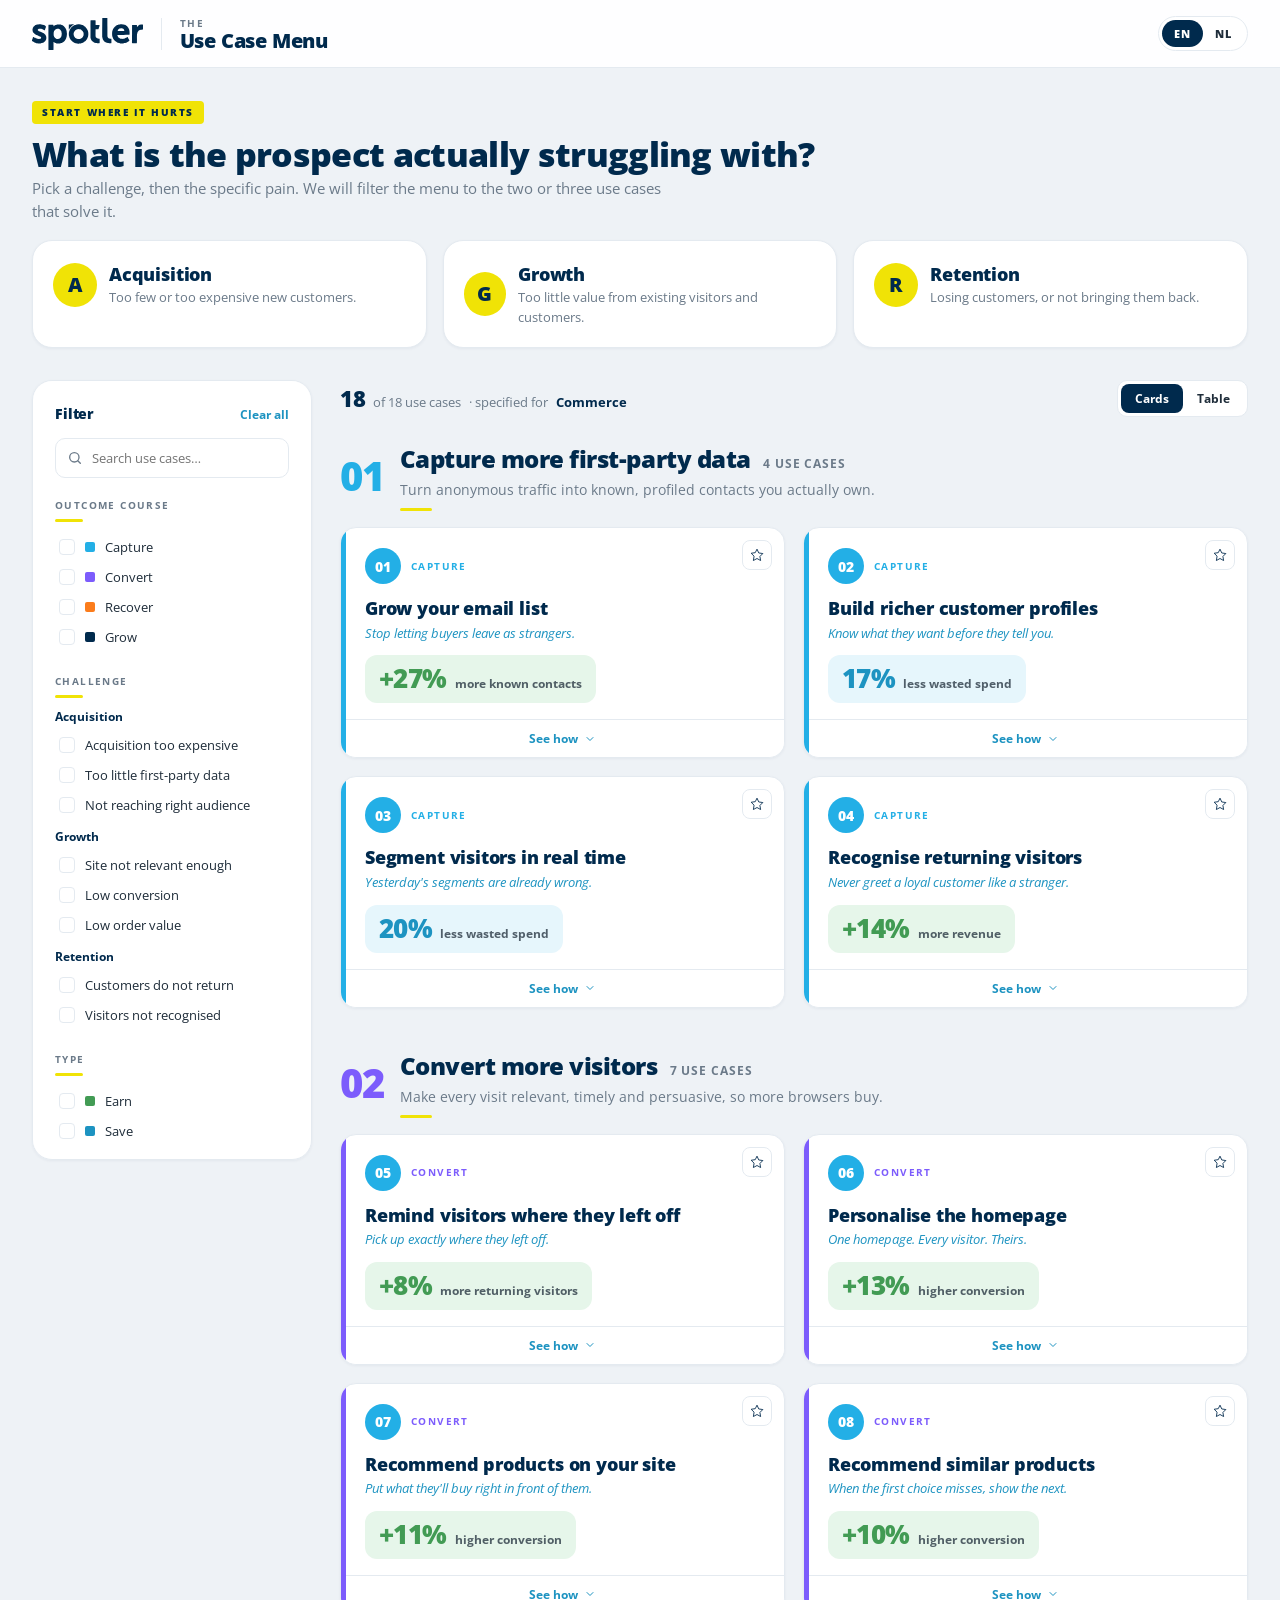
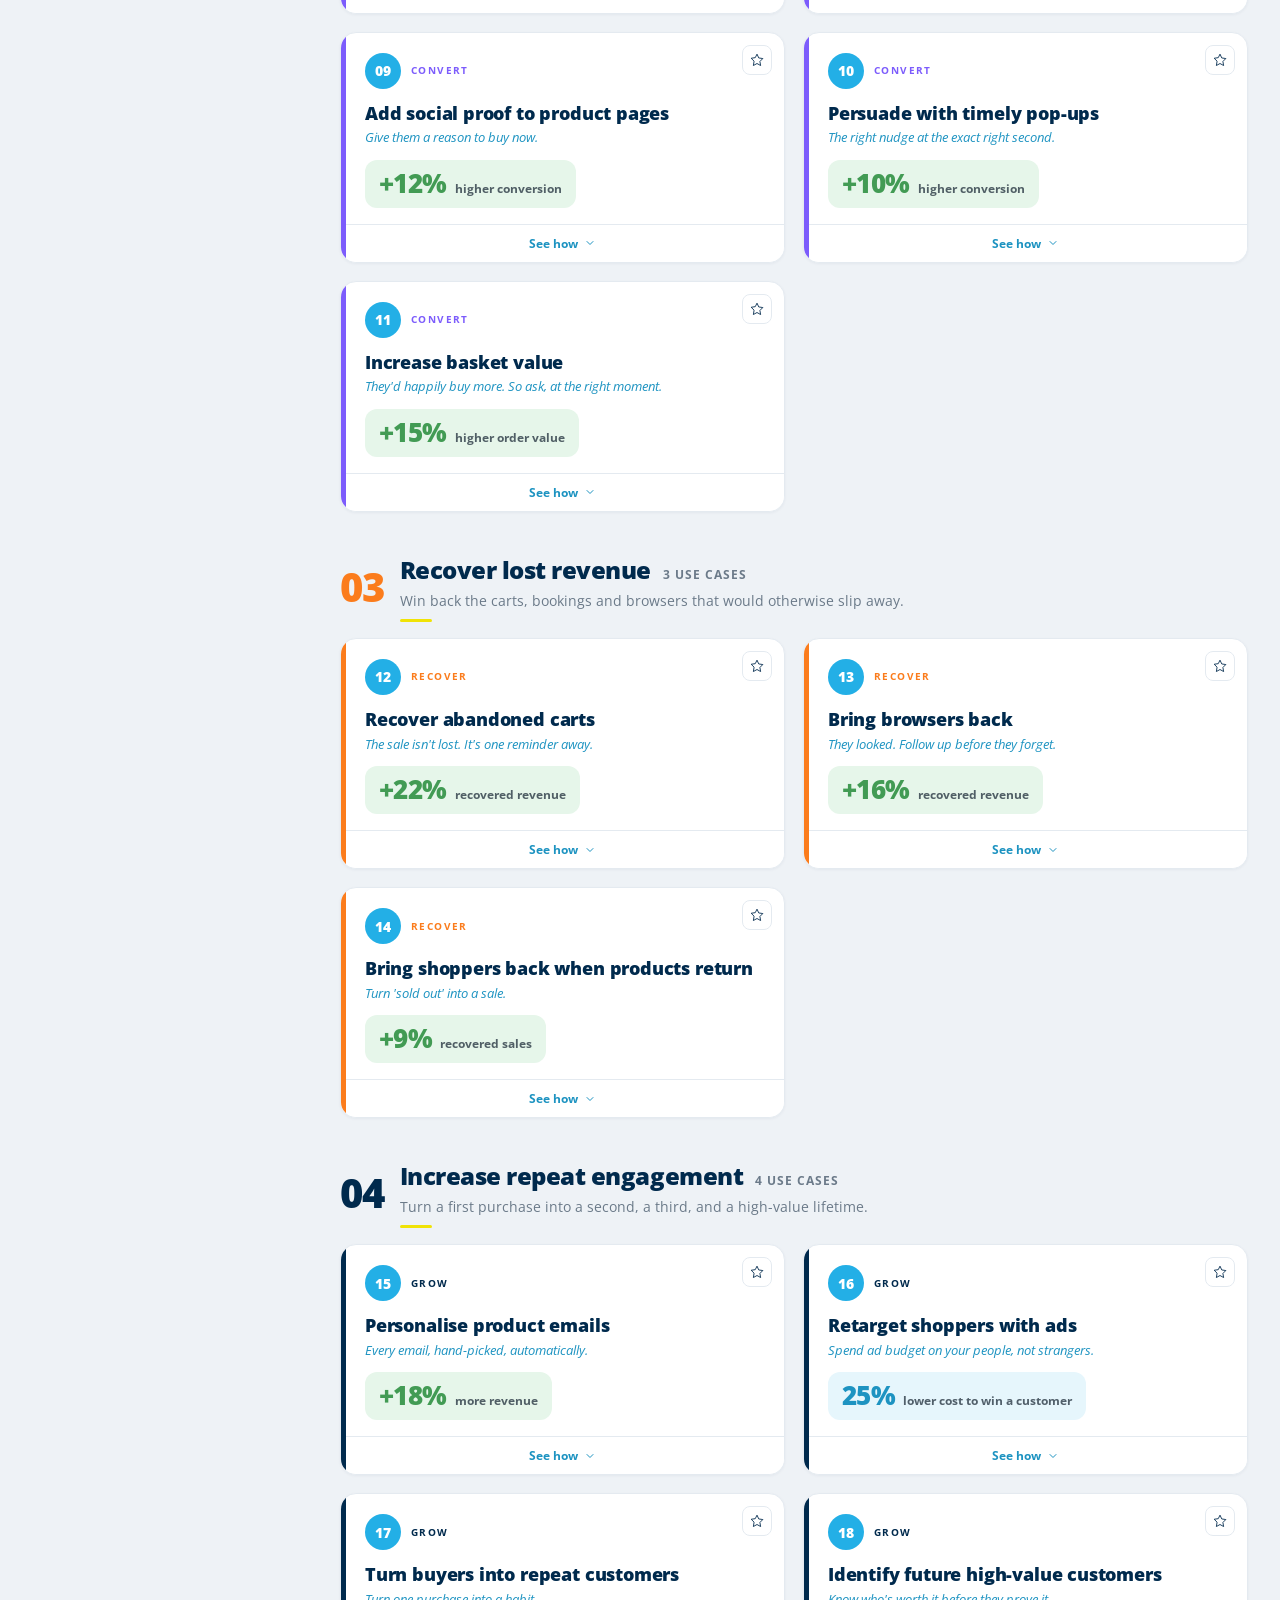
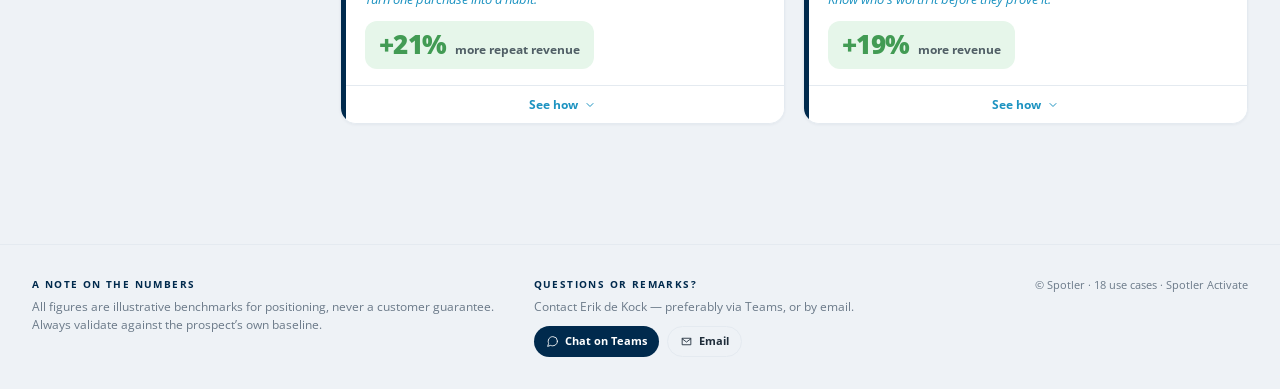
<file: index.html>
<!DOCTYPE html>
<html lang="en">
<head>
<meta charset="utf-8">
<meta name="viewport" content="width=device-width, initial-scale=1">
<title>The Use Case Menu · Spotler Activate</title>
<meta name="description" content="Interactive use case explorer for Spotler Activate — filter by challenge, industry, type and setup, and build a pitch shortlist.">
<link rel="icon" href="assets/spotler-logo.svg" type="image/svg+xml">
<link rel="preconnect" href="https://fonts.googleapis.com">
<link rel="preconnect" href="https://fonts.gstatic.com" crossorigin>
<link href="https://fonts.googleapis.com/css2?family=Open+Sans:ital,wght@0,400;0,600;0,700;0,800;1,600&display=swap" rel="stylesheet">
<link rel="stylesheet" href="app.css">
<style>
  html, body { margin: 0; padding: 0; }
  body { font-family: 'Open Sans', system-ui, -apple-system, Segoe UI, Roboto, sans-serif; color: #1f2d3a; background: #eef2f6; -webkit-font-smoothing: antialiased; }
  *, *::before, *::after { box-sizing: border-box; }
  button { font-family: inherit; }
  ::selection { background: #cfeefb; }
  /* Scrollbar */
  ::-webkit-scrollbar { width: 10px; height: 10px; }
  ::-webkit-scrollbar-thumb { background: #ccdde3; border-radius: 8px; }
  ::-webkit-scrollbar-thumb:hover { background: #a9bcc6; }
  /* Drawer / card animation */
  @keyframes ucm-fade { from { opacity: 0 } to { opacity: 1 } }
  @keyframes ucm-pop { 0% { transform: scale(.9); opacity: 0 } 100% { transform: scale(1); opacity: 1 } }
  @media (prefers-reduced-motion: reduce) { *, *::before, *::after { animation: none !important; transition: none !important; } }
</style>
</head>
<body>
<div id="root"></div>

<script src="vendor/react.production.min.js"></script>
<script src="vendor/react-dom.production.min.js"></script>
<script src="uc-mockups.js"></script>
<script src="strings_nl.js"></script>
<script src="use_cases.js"></script>
<script src="app.js"></script>
</body>
</html>
</file>
<file: app.css>
/* app.css — Shopler fashion brand + Spotler Activate overlay
   UC02 Profile Enrichment demo styles.
   Loaded by shopler.html; does not affect the main Use Case Menu (index.html). */

/* ─── Reset & base ─────────────────────────────────────────────────────────── */
*, *::before, *::after { box-sizing: border-box; }
html, body { margin: 0; padding: 0; }
body {
  font-family: 'Open Sans', system-ui, -apple-system, sans-serif;
  font-size: 14px; line-height: 1.5;
  background: #f7f5f2;
  color: #1a1a1a;
  -webkit-font-smoothing: antialiased;
}
button { font-family: inherit; cursor: pointer; }

/* ─── Brand tokens ─────────────────────────────────────────────────────────── */
:root {
  --sh-ink:    #1a1a1a;
  --sh-muted:  #888;
  --sh-line:   #e8e4df;
  --sh-bg:     #f7f5f2;
  --sh-card:   #ffffff;
  --sh-accent: #b8976a;   /* warm gold */
  /* Spotler Activate */
  --act-navy:  #002a4d;
  --act-cyan:  #23afe6;
  --act-tint:  #e6f6fc;
  --act-line:  #cde9f5;
}

/* ─── Animations ───────────────────────────────────────────────────────────── */
@keyframes sh-fade  { from { opacity:0; transform:translateY(4px); } to { opacity:1; transform:translateY(0); } }
@keyframes act-spin { to { transform:rotate(360deg); } }
@keyframes act-pulse { 0%,100% { opacity:1; } 50% { opacity:.5; } }
@keyframes sig-in   { from { opacity:0; transform:translateX(-8px); } to { opacity:1; transform:translateX(0); } }
@media (prefers-reduced-motion:reduce) { *, *::before, *::after { animation:none !important; transition:none !important; } }

/* ─── Shopler header ───────────────────────────────────────────────────────── */
.sh-header {
  position: sticky; top: 0; z-index: 40;
  background: rgba(247,245,242,.95); backdrop-filter: blur(12px);
  border-bottom: 1px solid var(--sh-line);
}
.sh-header__inner {
  max-width: 1400px; margin: 0 auto;
  padding: 0 32px; height: 60px;
  display: flex; align-items: center; gap: 32px;
}
.sh-logo {
  font-size: 22px; font-weight: 800; letter-spacing: -.03em;
  color: var(--sh-ink); text-decoration: none; flex-shrink: 0;
}
.sh-logo span { color: var(--sh-accent); }
.sh-nav { display: flex; gap: 24px; }
.sh-nav a {
  font-size: 13px; font-weight: 600; color: var(--sh-muted);
  text-decoration: none; letter-spacing: .04em; transition: color .15s;
}
.sh-nav a:hover, .sh-nav a.active { color: var(--sh-ink); }
.sh-header__icons { display: flex; gap: 16px; margin-left: auto; }
.sh-header__icon {
  font-size: 18px; cursor: pointer; opacity: .65; transition: opacity .15s;
  user-select: none;
}
.sh-header__icon:hover { opacity: 1; }

/* ─── Breadcrumb ───────────────────────────────────────────────────────────── */
.sh-breadcrumb {
  border-bottom: 1px solid var(--sh-line);
  background: var(--sh-card);
}
.sh-breadcrumb__inner {
  max-width: 1400px; margin: 0 auto;
  padding: 10px 32px;
  font-size: 12px; color: var(--sh-muted);
}
.sh-breadcrumb__link { color: var(--sh-muted); text-decoration: none; }
.sh-breadcrumb__link:hover { color: var(--sh-ink); }
.sh-breadcrumb__sep { margin: 0 4px; }

/* ─── PDP main grid ────────────────────────────────────────────────────────── */
.sh-pdp {
  max-width: 1400px; margin: 0 auto;
  padding: 32px 32px 80px;
  display: grid;
  grid-template-columns: 1fr 380px;
  gap: 32px;
  align-items: start;
}

/* Left side: image + info side by side */
.sh-pdp__left {
  display: grid;
  grid-template-columns: 1fr 1fr;
  gap: 32px;
  align-items: start;
}

/* ─── Product image column ─────────────────────────────────────────────────── */
.sh-pdp__image-col { }
.sh-pdp__image {
  width: 100%; height: 420px; border-radius: 16px;
  position: relative; overflow: hidden;
  animation: sh-fade .3s ease-out;
  flex-shrink: 0;
}
.sh-pdp__brand-badge {
  position: absolute; top: 14px; left: 14px;
  background: rgba(0,0,0,.5); color: #fff; backdrop-filter: blur(4px);
  font-size: 10px; font-weight: 700; letter-spacing: .1em; text-transform: uppercase;
  padding: 4px 10px; border-radius: 6px;
}
.sh-pdp__urgency {
  position: absolute; bottom: 14px; left: 14px;
  background: #fff; color: var(--sh-ink);
  font-size: 11px; font-weight: 700;
  padding: 5px 10px; border-radius: 6px;
  display: flex; align-items: center; gap: 6px;
  box-shadow: 0 2px 8px rgba(0,0,0,.14);
}
.sh-pdp__urgency-dot {
  width: 7px; height: 7px; border-radius: 50%;
  background: #e53935; flex-shrink: 0;
  animation: act-pulse 1.5s ease-in-out infinite;
}
.sh-pdp__thumbs { display: flex; gap: 8px; margin-top: 12px; }
.sh-pdp__thumb {
  width: 60px; height: 60px; border-radius: 8px;
  border: 2px solid transparent; cursor: pointer;
  transition: border-color .15s;
  flex-shrink: 0;
}
.sh-pdp__thumb.active { border-color: var(--sh-ink); }
.sh-pdp__thumb:not(.active):hover { border-color: var(--sh-accent); }

/* ─── Product info column ──────────────────────────────────────────────────── */
.sh-pdp__info-col { animation: sh-fade .35s ease-out; }
.sh-pdp__brand {
  font-size: 11px; font-weight: 700; letter-spacing: .12em; text-transform: uppercase;
  color: var(--sh-accent); margin-bottom: 6px;
}
.sh-pdp__name {
  font-size: 26px; font-weight: 800; color: var(--sh-ink);
  line-height: 1.2; margin: 0 0 12px;
}
.sh-pdp__prices { display: flex; align-items: baseline; gap: 10px; margin-bottom: 16px; }
.sh-pdp__price { font-size: 22px; font-weight: 800; color: var(--sh-ink); }
.sh-pdp__was { font-size: 14px; color: var(--sh-muted); text-decoration: line-through; }
.sh-pdp__color-row {
  display: flex; align-items: center; gap: 8px;
  font-size: 12px; color: var(--sh-muted); margin-bottom: 20px;
}
.sh-pdp__color-swatch {
  width: 20px; height: 20px; border-radius: 50%;
  border: 1px solid var(--sh-line); flex-shrink: 0;
}
.sh-pdp__label {
  font-size: 10px; font-weight: 700; letter-spacing: .12em; text-transform: uppercase;
  color: var(--sh-muted); margin-bottom: 10px;
}
.sh-pdp__sizes { display: flex; flex-wrap: wrap; gap: 8px; margin-bottom: 20px; }
.sh-pdp__size {
  min-width: 44px; height: 40px; padding: 0 10px;
  border: 1px solid var(--sh-line); border-radius: 8px;
  font-size: 13px; font-weight: 600; color: var(--sh-ink);
  background: var(--sh-card); transition: border-color .12s, background .12s;
}
.sh-pdp__size:hover { border-color: var(--sh-accent); }
.sh-pdp__size.active { background: var(--sh-ink); color: #fff; border-color: var(--sh-ink); }
.sh-pdp__desc {
  font-size: 13px; color: var(--sh-muted); line-height: 1.65;
  margin: 0 0 24px;
}
.sh-pdp__cta {
  width: 100%; border: 0; background: var(--sh-ink); color: #fff;
  border-radius: 10px; padding: 14px;
  font-size: 14px; font-weight: 800; letter-spacing: .02em;
  transition: background .15s;
}
.sh-pdp__cta:hover { background: #333; }

/* ─── Activate profile panel ───────────────────────────────────────────────── */
.act-panel {
  position: sticky; top: 76px;
  background: var(--sh-card);
  border: 1px solid var(--act-line);
  border-radius: 16px; overflow: hidden;
  box-shadow: 0 2px 16px rgba(0,42,77,.08);
  animation: sh-fade .3s ease-out;
}

.act-panel__head {
  background: var(--act-navy); color: #fff;
  padding: 16px 20px;
}
.act-panel__head-top {
  display: flex; align-items: center; justify-content: space-between;
  margin-bottom: 8px;
}
.act-panel__brand {
  font-size: 10px; font-weight: 800; letter-spacing: .12em; text-transform: uppercase;
  color: var(--act-cyan);
}
.act-panel__live {
  font-size: 9px; font-weight: 700; letter-spacing: .06em;
  background: rgba(255,255,255,.12); border-radius: 100px;
  padding: 3px 9px; color: rgba(255,255,255,.7);
  animation: act-pulse 2s ease-in-out infinite;
}
.act-panel__live--done {
  background: rgba(35,175,230,.18); color: var(--act-cyan);
  animation: none;
}
.act-panel__heading {
  font-size: 15px; font-weight: 800; line-height: 1.25;
  margin-bottom: 6px;
}
.act-panel__subhead {
  font-size: 11px; color: rgba(255,255,255,.65); line-height: 1.45;
}

/* ─── Profile signals ──────────────────────────────────────────────────────── */
.act-signals { padding: 14px 16px; }
.act-signal {
  display: flex; align-items: center; gap: 10px;
  padding: 9px 12px; border-radius: 9px;
  background: var(--act-tint); border: 1px solid var(--act-line);
  margin-bottom: 7px;
  animation: sig-in .3s ease-out;
}
.act-signal--entering { animation: sig-in .45s cubic-bezier(.22,.61,.36,1); }
.act-signal--loading {
  background: #f5f5f5; border-color: var(--sh-line); animation: none;
}
.act-signal__icon { font-size: 15px; flex-shrink: 0; }
.act-signal__body { flex: 1; min-width: 0; }
.act-signal__key {
  font-size: 9px; font-weight: 700; letter-spacing: .1em; text-transform: uppercase;
  color: var(--sh-muted); margin-bottom: 1px;
}
.act-signal__val { font-size: 12px; font-weight: 800; color: var(--act-navy); }
.act-signal__val--muted { font-weight: 400; color: var(--sh-muted); }
.act-signal__check { font-size: 11px; color: var(--act-cyan); font-weight: 700; flex-shrink: 0; }
.act-signal__spinner {
  width: 14px; height: 14px; flex-shrink: 0;
  border: 2px solid var(--sh-line); border-top-color: var(--act-cyan);
  border-radius: 50%; animation: act-spin .8s linear infinite;
  display: inline-block;
}

/* ─── Panel actions & identified state ────────────────────────────────────── */
.act-panel__action { padding: 0 16px 14px; }
.act-panel__identify-btn {
  width: 100%; border: 1px solid var(--act-cyan); border-radius: 8px;
  background: #fff; color: var(--act-navy);
  font-size: 12px; font-weight: 700; padding: 10px;
  transition: background .15s;
}
.act-panel__identify-btn:hover { background: var(--act-tint); }
.act-panel__identified {
  display: flex; align-items: center; gap: 12px;
  padding: 12px 16px;
  background: var(--act-tint); border-top: 1px solid var(--act-line);
  animation: sh-fade .3s ease-out;
}
.act-panel__identified-icon { font-size: 22px; }
.act-panel__identified-name {
  font-size: 14px; font-weight: 800; color: var(--act-navy); display: block;
}
.act-panel__identified-detail { font-size: 11px; color: var(--sh-muted); }

/* Panel footer stat */
.act-panel__foot {
  border-top: 1px solid var(--act-line); padding: 12px 16px;
  font-size: 11px; color: var(--sh-muted);
}
.act-panel__foot-stat {
  font-size: 20px; font-weight: 800; color: var(--act-navy);
  display: block; margin-bottom: 2px;
}

/* ─── Activate overlay (bottom-right) ─────────────────────────────────────── */
.act-overlay {
  position: fixed; bottom: 24px; right: 24px; z-index: 200;
  width: 280px;
  background: var(--act-navy); color: #fff;
  border-radius: 16px; padding: 18px 20px;
  box-shadow: 0 8px 32px rgba(0,42,77,.3);
  animation: sh-fade .5s .3s ease-out both;
}
.act-overlay__top {
  display: flex; align-items: center; justify-content: space-between;
  margin-bottom: 8px;
}
.act-overlay__logo {
  font-size: 9px; font-weight: 800; letter-spacing: .15em;
  color: var(--act-cyan);
}
.act-overlay__uc {
  font-size: 9px; font-weight: 700; letter-spacing: .1em;
  background: rgba(255,255,255,.1); border-radius: 4px; padding: 2px 7px;
}
.act-overlay__claim {
  font-size: 14px; font-weight: 800; line-height: 1.3; margin-bottom: 8px;
}
.act-overlay__body {
  font-size: 11px; color: rgba(255,255,255,.7); line-height: 1.55;
  margin: 0 0 14px;
}
.act-overlay__body mark {
  background: var(--act-cyan); color: var(--act-navy);
  border-radius: 3px; padding: 0 4px; font-weight: 700;
}
.act-overlay__nav { display: flex; gap: 8px; }
.act-overlay__nav-btn {
  flex: 1; border: 1px solid rgba(255,255,255,.2); border-radius: 6px;
  background: transparent; color: rgba(255,255,255,.65);
  font-size: 11px; font-weight: 700; padding: 7px;
  transition: background .15s, color .15s;
}
.act-overlay__nav-btn:hover { background: rgba(255,255,255,.1); color: #fff; }
.act-overlay__nav-btn--next {
  background: var(--act-cyan); color: var(--act-navy); border-color: var(--act-cyan);
}
.act-overlay__nav-btn--next:hover { background: #1da0d4; border-color: #1da0d4; }

/* ─── Responsive ───────────────────────────────────────────────────────────── */
@media (max-width: 1100px) {
  .sh-pdp { grid-template-columns: 1fr; }
  .act-panel { position: static; }
}
@media (max-width: 720px) {
  .sh-pdp { padding: 20px 16px 60px; }
  .sh-pdp__left { grid-template-columns: 1fr; }
  .sh-pdp__image { height: 280px; }
  .sh-header__inner { padding: 0 16px; }
  .sh-breadcrumb__inner { padding: 10px 16px; }
  .act-overlay { width: calc(100vw - 32px); right: 16px; bottom: 16px; }
}
</file>
